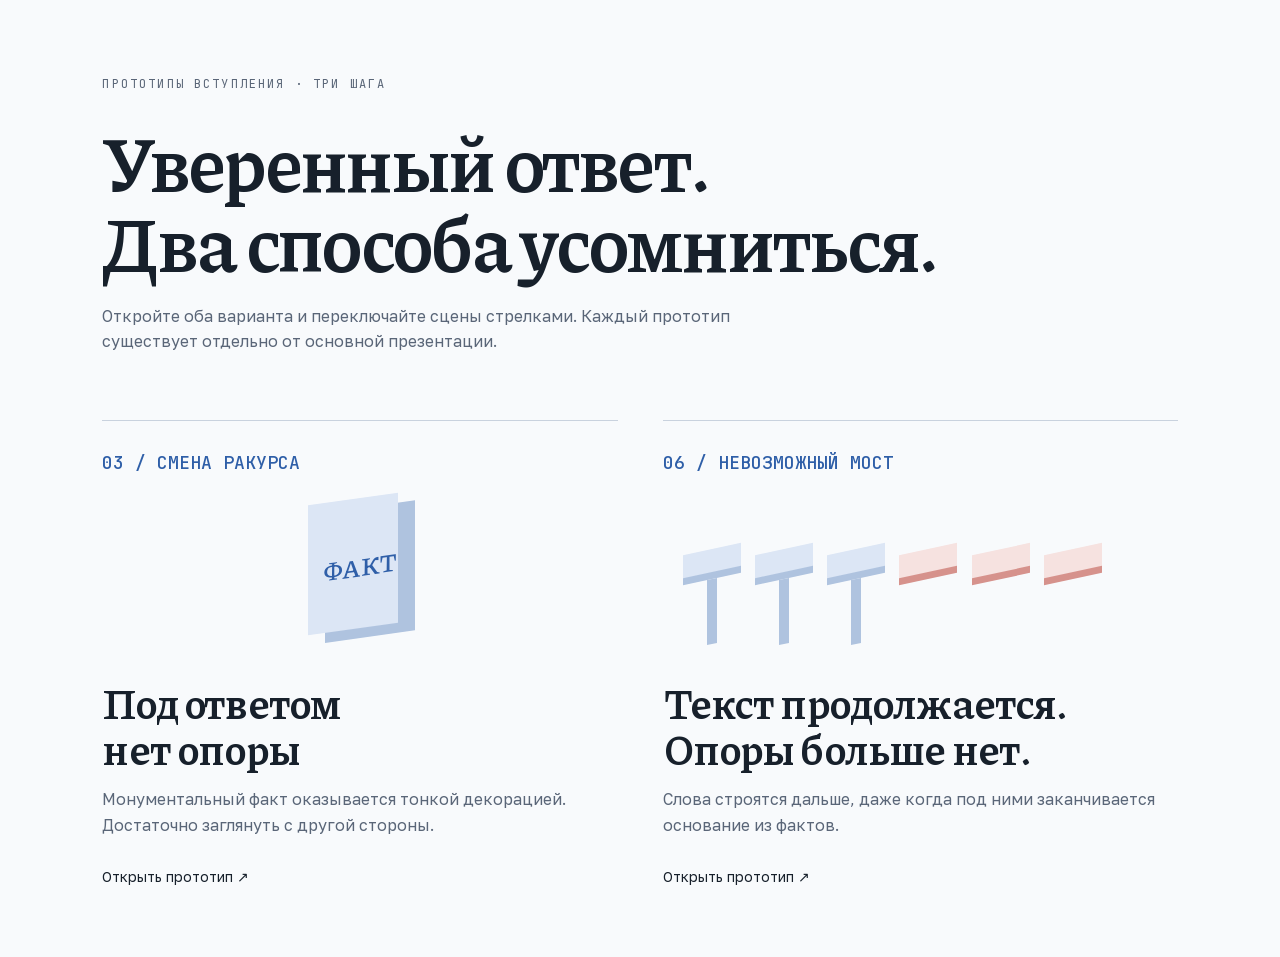
<file: Прототипы-титула/index.html>
<!doctype html>
<html lang="ru"><head><meta charset="utf-8"><meta name="viewport" content="width=device-width,initial-scale=1"><title>Два вступления · Почему модель выдумывает</title><link rel="stylesheet" href="fonts.css"><style>
*{box-sizing:border-box}body{margin:0;background:#F8FAFC;color:#17202B;font-family:'Golos Text',sans-serif;padding:8vh 8vw}small{font:12px 'JetBrains Mono',monospace;letter-spacing:.18em;color:#5A6678}h1{font:650 clamp(42px,6vw,84px)/1.04 Piazzolla,Georgia,serif;letter-spacing:-.035em;margin:30px 0 22px}p{color:#5A6678;line-height:1.6;max-width:630px}main{display:grid;grid-template-columns:repeat(2,minmax(0,1fr));gap:45px;margin-top:65px}a{color:inherit;text-decoration:none;display:block;border-top:1px solid #C9D2DE;padding-top:30px;position:relative}b{font:500 18px 'JetBrains Mono',monospace;color:#2F5FA8}h2{font:650 42px/1.1 Piazzolla,Georgia,serif;letter-spacing:-.02em;margin:28px 0 15px}a:hover h2{color:#2F5FA8}a span{display:block;margin-top:30px;font-size:14px}.symbol{height:150px;position:relative;margin:20px 0 35px}.slab{position:absolute;left:40%;top:5px;width:90px;height:130px;background:#DCE6F5;box-shadow:17px 10px 0 #AFC3DF;transform:skewY(-8deg)}.slab:after{content:'ФАКТ';position:absolute;top:50px;left:15px;font:25px Piazzolla;color:#2F5FA8}.bridge-piece{position:absolute;width:58px;height:23px;top:55px;background:#DCE6F5;transform:skewY(-12deg);box-shadow:0 7px #AFC3DF}.bridge-piece:nth-child(-n+3):after{content:'';position:absolute;left:24px;top:30px;width:10px;height:65px;background:#AFC3DF}.bridge-piece:nth-child(n+4){background:#F6E2E0;box-shadow:0 7px #D6928C}@media(max-width:700px){main{grid-template-columns:1fr}body{padding:40px 25px}}
</style></head><body><small>ПРОТОТИПЫ ВСТУПЛЕНИЯ · ТРИ ШАГА</small><h1>Уверенный ответ.<br>Два способа усомниться.</h1><p>Откройте оба варианта и переключайте сцены стрелками. Каждый прототип существует отдельно от основной презентации.</p><main><a href="03-no-foundation.html"><b>03 / СМЕНА РАКУРСА</b><div class="symbol"><i class="slab"></i></div><h2>Под ответом<br>нет опоры</h2><p>Монументальный факт оказывается тонкой декорацией. Достаточно заглянуть с другой стороны.</p><span>Открыть прототип ↗</span></a><a href="06-word-bridge.html"><b>06 / НЕВОЗМОЖНЫЙ МОСТ</b><div class="symbol"><i class="bridge-piece" style="left:4%"></i><i class="bridge-piece" style="left:18%"></i><i class="bridge-piece" style="left:32%"></i><i class="bridge-piece" style="left:46%"></i><i class="bridge-piece" style="left:60%"></i><i class="bridge-piece" style="left:74%"></i></div><h2>Текст продолжается.<br>Опоры больше нет.</h2><p>Слова строятся дальше, даже когда под ними заканчивается основание из фактов.</p><span>Открыть прототип ↗</span></a></main></body></html>
</file>
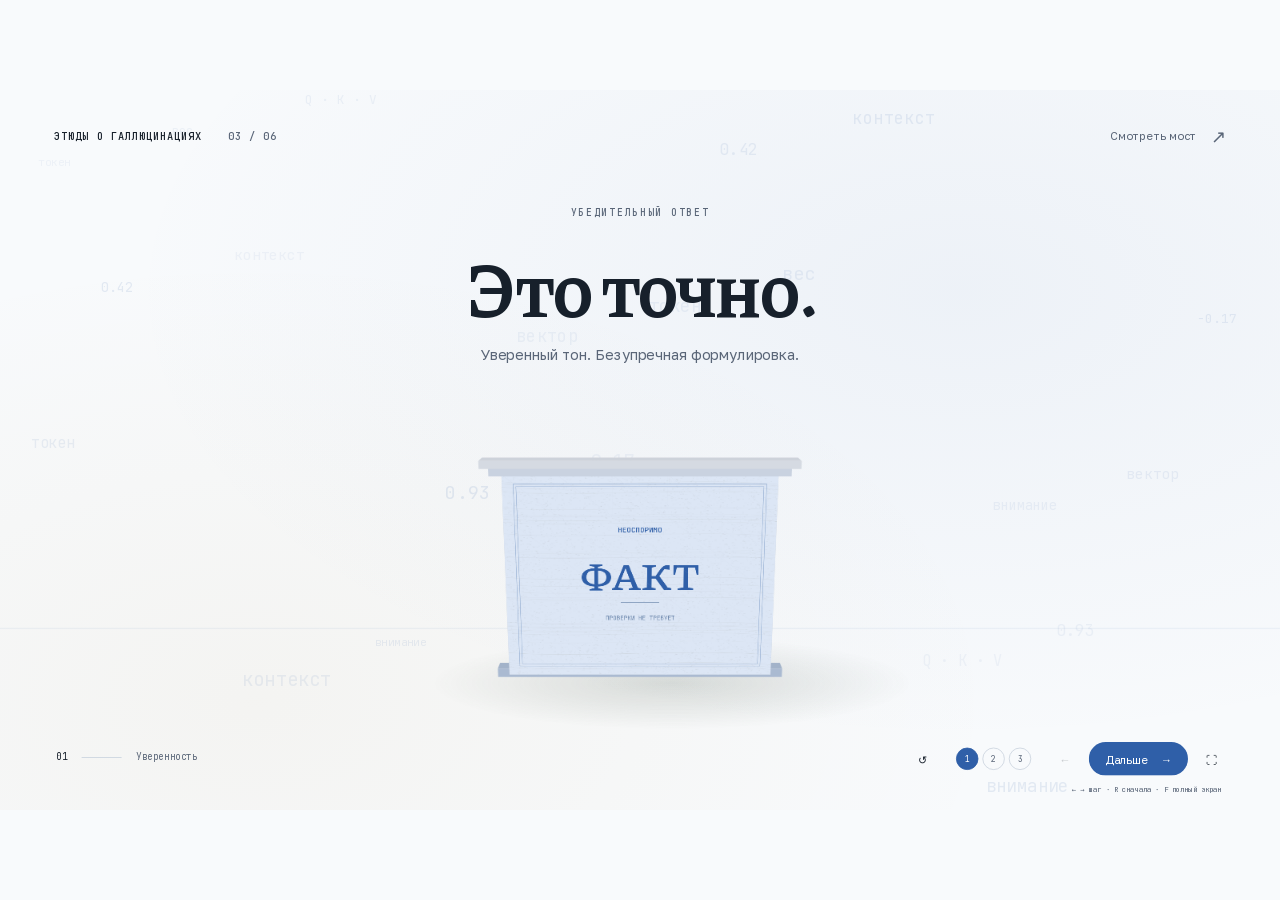
<file: Прототипы-титула/03-no-foundation.html>
<!doctype html>
<html lang="ru">
<head>
  <meta charset="utf-8">
  <meta name="viewport" content="width=device-width,initial-scale=1">
  <title>03 · Под ответом нет опоры</title>
  <link rel="stylesheet" href="fonts.css">
  <link rel="stylesheet" href="styles.css">
</head>
<body data-scene="foundation">
  <main id="stage" class="stage foundation" data-step="0">
    <canvas id="scene" width="1600" height="900" aria-label="Ответ над постаментом. При смене ракурса постамент оказывается тонкой декорацией."></canvas>
    <div class="grain" aria-hidden="true"></div>
    <header><a href="index.html" class="identity">Этюды о галлюцинациях <span>03 / 06</span></a><a class="switch" href="06-word-bridge.html">Смотреть мост <span>↗</span></a></header>
    <section class="copy opening" aria-hidden="false">
      <div class="eyebrow">УБЕДИТЕЛЬНЫЙ ОТВЕТ</div>
      <h1>Это точно.</h1>
      <p>Уверенный тон. Безупречная формулировка.</p>
    </section>
    <section class="copy reveal" aria-hidden="true">
      <div class="eyebrow">СМЕНИМ ТОЧКУ ЗРЕНИЯ</div>
      <h2>А что<br><em>за ответом?</em></h2>
      <p>Иногда за уверенной формулировкой<br>не оказывается фактов.</p>
    </section>
    <section class="copy closing" aria-hidden="true">
      <div class="eyebrow">УВЕРЕННОСТЬ ≠ ДОКАЗАТЕЛЬСТВО</div>
      <h2>Почему модель<br><em>выдумывает</em></h2>
      <p>Откуда берётся ответ, который звучит<br>правдоподобно, но не опирается на факты.</p>
    </section>
    <div id="floating-answer" class="floating-answer" aria-hidden="true">Это точно.</div>
    <div id="scene-note" class="scene-note" aria-hidden="true"><i></i><span>Это была только лицевая сторона.</span></div>
    <div class="chapter" aria-hidden="true"><span id="chapter-no">01</span><span class="chapter-line"></span><span id="chapter-label">Уверенность</span></div>
    <nav aria-label="Управление прототипом"><button id="restart" aria-label="Сначала">↺</button><div id="steps" class="steps"></div><button id="previous" aria-label="Назад">←</button><button id="next" class="next" aria-label="Следующий шаг">Дальше <span>→</span></button><button id="fullscreen" aria-label="Полный экран">⛶</button></nav>
    <div class="keys">← → шаг · R сначала · F полный экран</div>
    <div id="status" class="sr-only" aria-live="polite"></div>
  </main>
  <script src="scenes.js"></script>
</body>
</html>
</file>
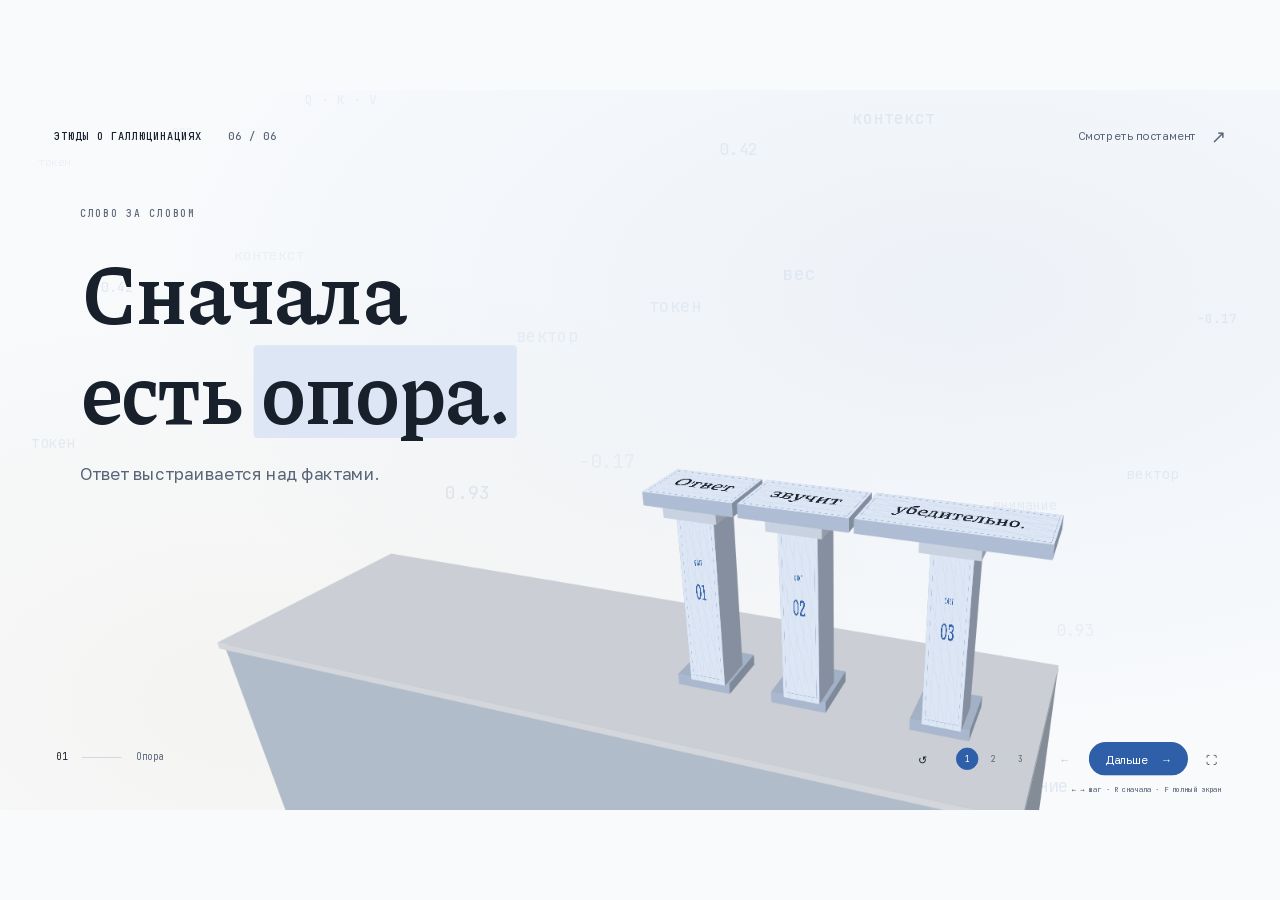
<file: Прототипы-титула/06-word-bridge.html>
<!doctype html>
<html lang="ru">
<head>
  <meta charset="utf-8">
  <meta name="viewport" content="width=device-width,initial-scale=1">
  <title>06 · Мост из слов</title>
  <link rel="stylesheet" href="fonts.css">
  <link rel="stylesheet" href="styles.css">
</head>
<body data-scene="bridge">
  <main id="stage" class="stage bridge" data-step="0">
    <canvas id="scene" width="1600" height="900" aria-label="Мост из слов сначала держится на опорах с фактами. Продолжение моста строится над пустотой."></canvas>
    <div class="grain" aria-hidden="true"></div>
    <header><a href="index.html" class="identity">Этюды о галлюцинациях <span>06 / 06</span></a><a class="switch" href="03-no-foundation.html">Смотреть постамент <span>↗</span></a></header>
    <section class="copy opening" aria-hidden="false">
      <div class="eyebrow">СЛОВО ЗА СЛОВОМ</div>
      <h1>Сначала<br>есть <em>опора.</em></h1>
      <p>Ответ выстраивается над фактами.</p>
    </section>
    <section class="copy reveal" aria-hidden="true">
      <div class="eyebrow">НО ГЕНЕРАЦИЯ НЕ ОСТАНОВИЛАСЬ</div>
      <h2>Текст продолжается.<br><em>Опоры больше нет.</em></h2>
      <p>Следующее слово может появиться<br>и без фактического основания.</p>
    </section>
    <section class="copy closing" aria-hidden="true">
      <div class="eyebrow">ПРАВДОПОДОБНО ≠ ДОСТОВЕРНО</div>
      <h2>Почему модель<br><em>выдумывает</em></h2>
      <p>Как получается убедительный ответ,<br>когда под ним уже нет фактов.</p>
    </section>
    <div id="scene-note" class="scene-note" aria-hidden="true"><i></i><span>Здесь закончилась опора на факты.</span></div>
    <div class="chapter" aria-hidden="true"><span id="chapter-no">01</span><span class="chapter-line"></span><span id="chapter-label">Опора</span></div>
    <nav aria-label="Управление прототипом"><button id="restart" aria-label="Сначала">↺</button><div id="steps" class="steps"></div><button id="previous" aria-label="Назад">←</button><button id="next" class="next" aria-label="Следующий шаг">Дальше <span>→</span></button><button id="fullscreen" aria-label="Полный экран">⛶</button></nav>
    <div class="keys">← → шаг · R сначала · F полный экран</div>
    <div id="status" class="sr-only" aria-live="polite"></div>
  </main>
  <script src="scenes.js"></script>
</body>
</html>
</file>
